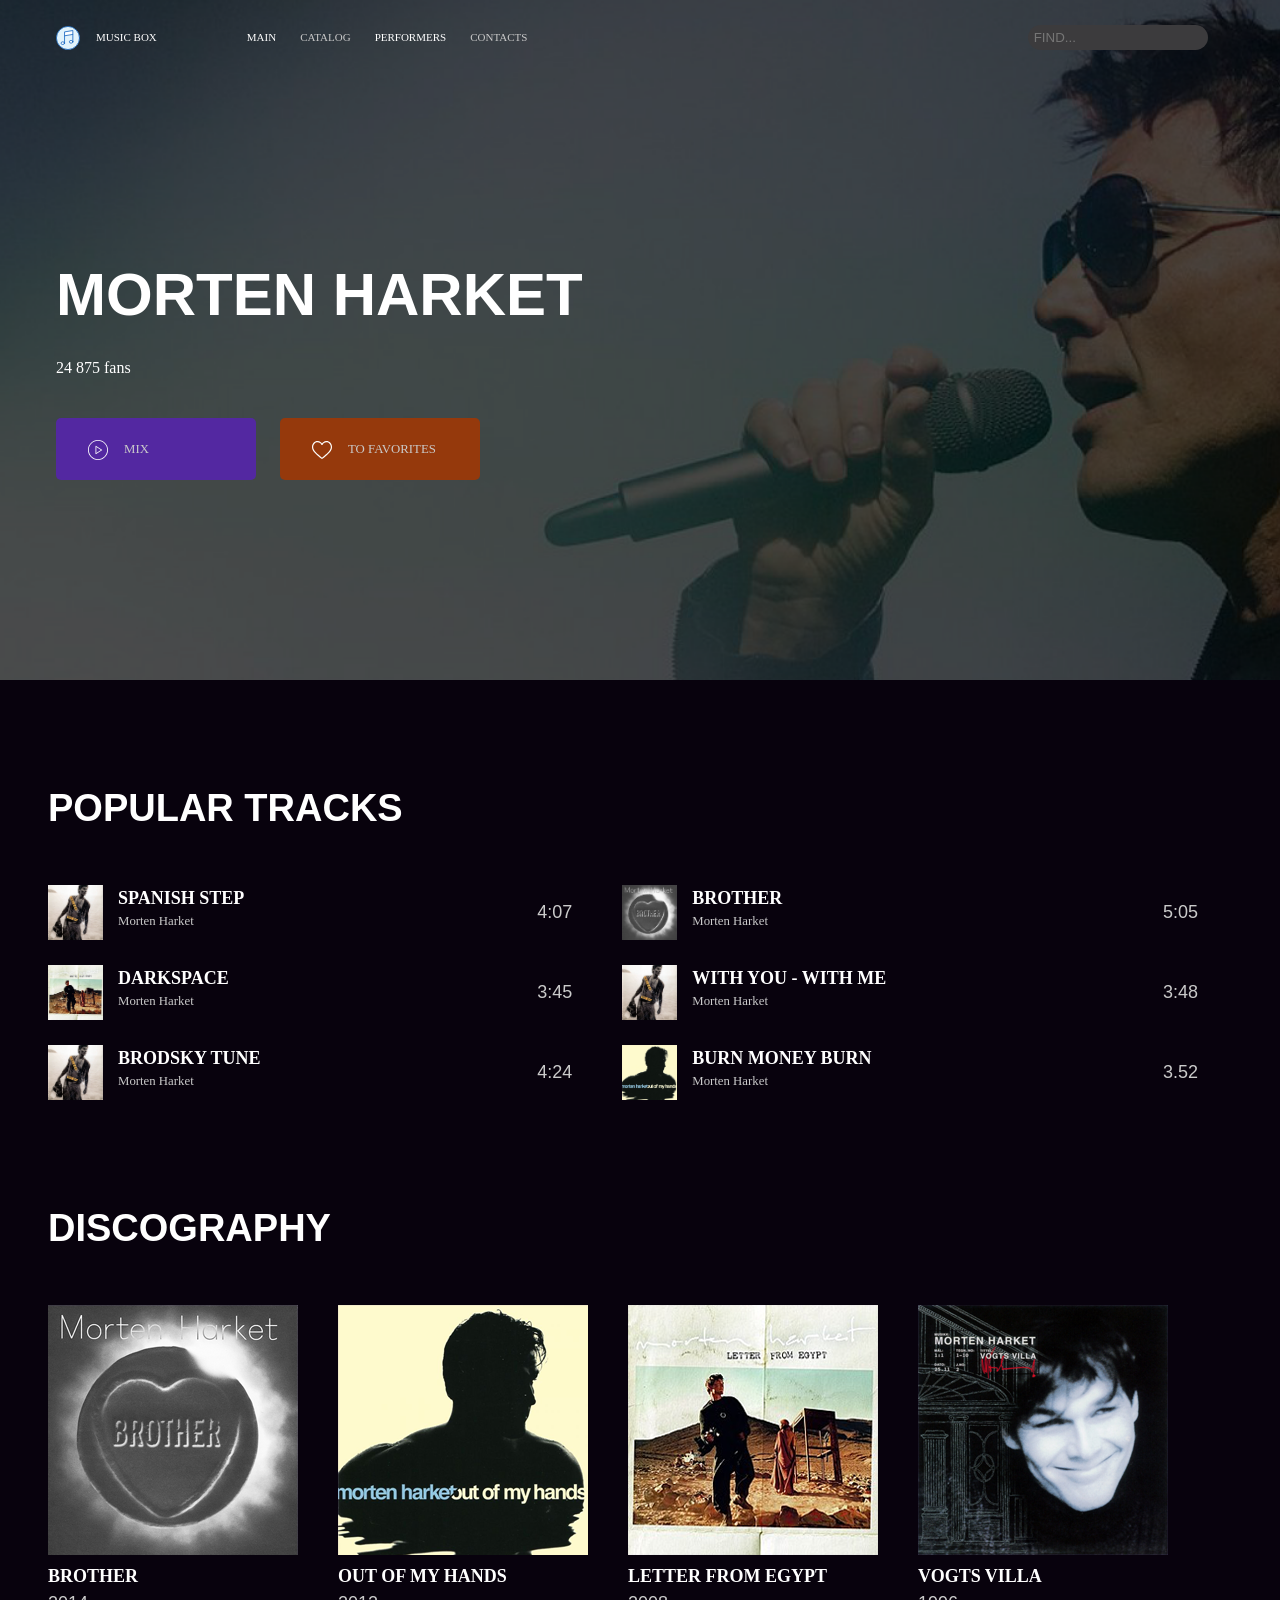
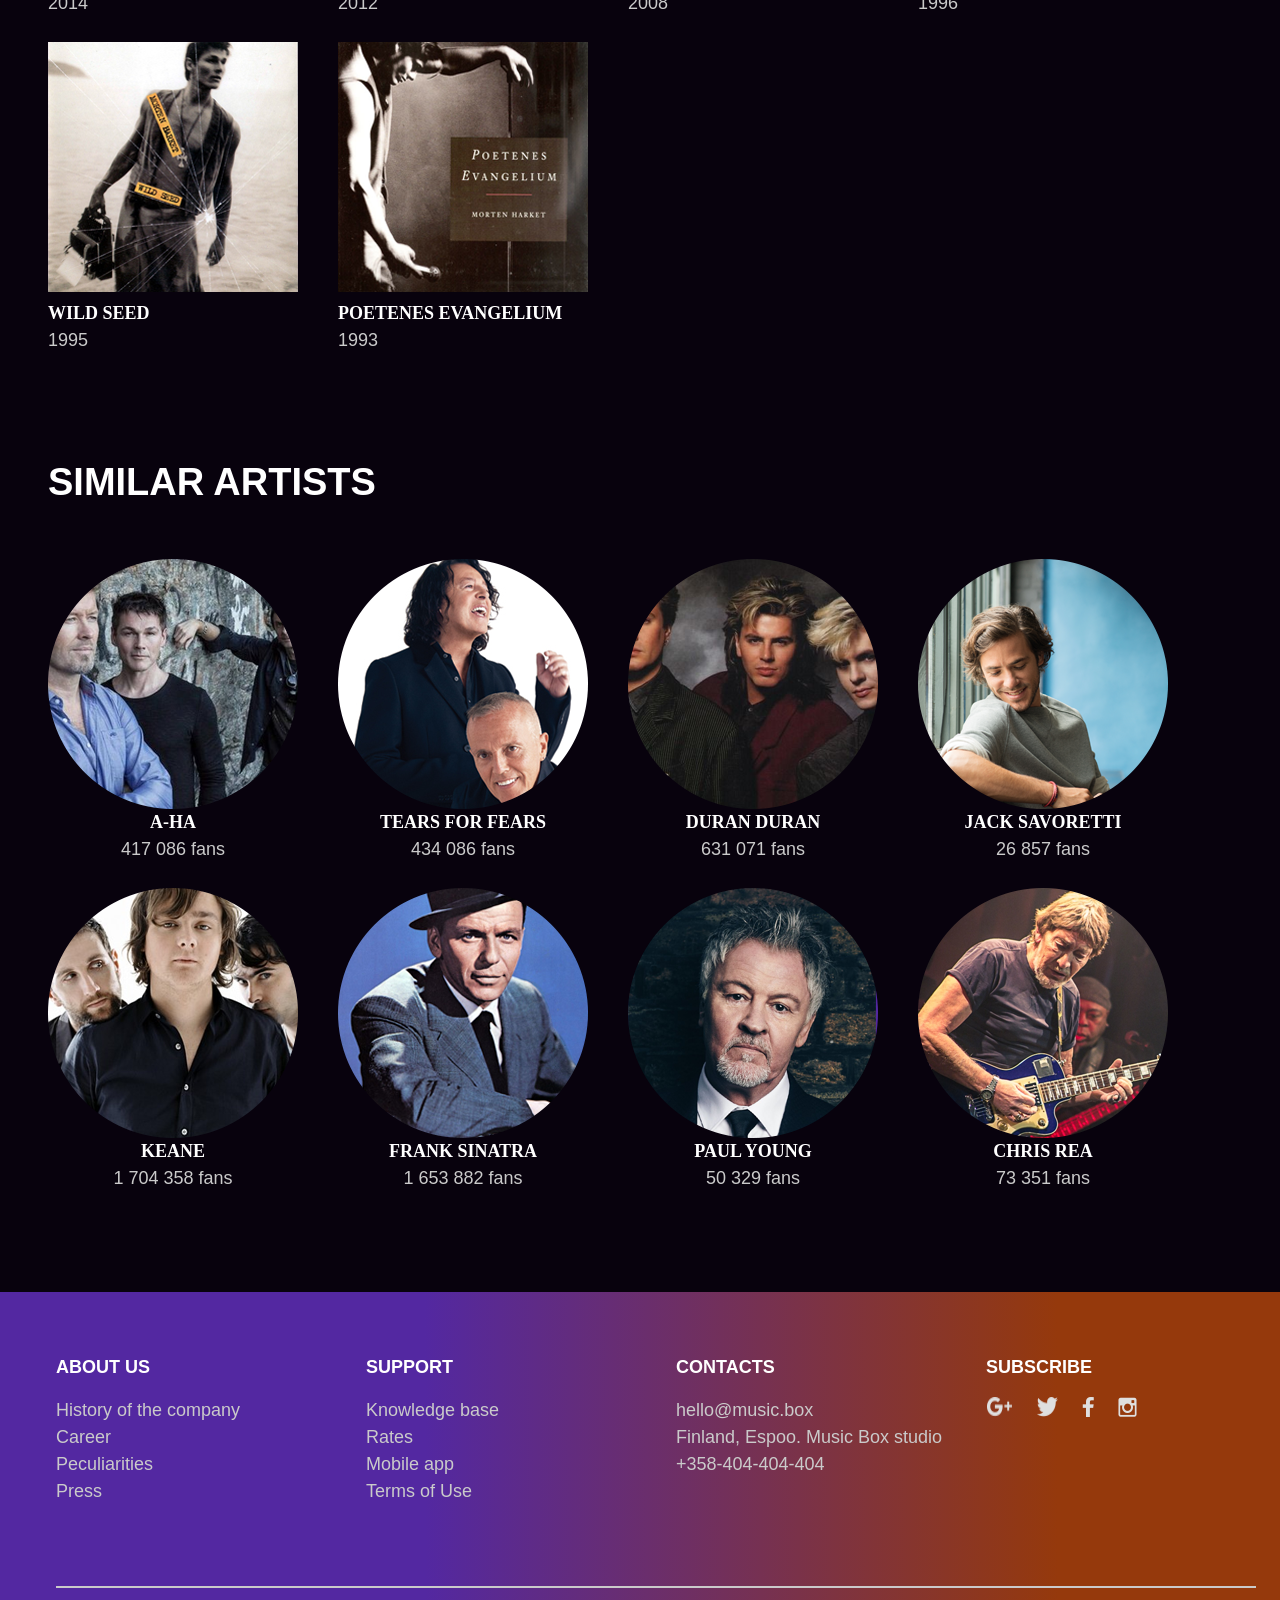
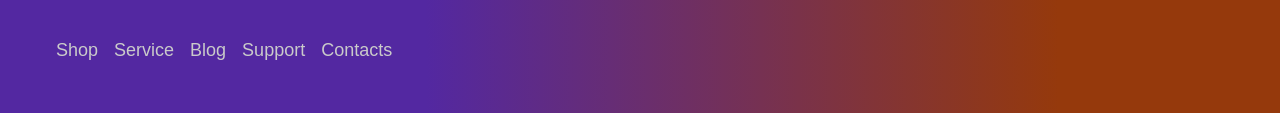
<file: index.html>
<!DOCTYPE html>
<html lang="en">
<head>
    <meta charset="UTF-8">
    <link rel="stylesheet" href="./css/app.css">
    <title>Aresla/Music box: artist</title>
</head>
<body>
      <div id="page-description" class="main-container artist-background">
          <div class="content-wrapper align-left">
              <header>
                  <div class="header-left">
                      <div class="sign-plus-music-box">
                          <img alt="musical sign" src="images/logo.svg" class="musical-sign">
                          <div class="music-box">MUSIC BOX</div>
                      </div>
                      <div class="header-navigation">
                          <div class="bright-text-color">MAIN</div>
                          <div>CATALOG</div>
                          <div class="bright-text-color">PERFORMERS</div>
                          <div>CONTACTS</div>
                      </div>
                  </div>
                  <input type="text" placeholder=" FIND..." class="search-form" name="search">
              </header>
              <div class="artist-description">
                  <div class="artist-description-content">
                      <h1 class="artist-name">Morten Harket</h1>
                      <p>24 875 fans</p>
                      <div class="artist-buttons">
                          <button type="submit" class="btn purple-background">
                              <a href="#">
                                  <div class="btn-content">
                                      <img alt="play sign" src="images/play-button.svg" class="sign">
                                      <span>MIX</span>
                                  </div>
                              </a>
                          </button>
                          <button type="submit" class="btn red-background">
                              <a href="#">
                                  <div class="btn-content">
                                      <img alt="heart sign" src="images/heart.svg" class="sign">
                                      <span>TO FAVORITES</span>
                                  </div>
                              </a>
                          </button>
                      </div>
                  </div>
              </div>
          </div>
      </div>
      <div id="page-popular-track">
          <div class="content-wrapper align-stretch">
              <h2 class="bright-text-color">Popular tracks</h2>
              <div class="tracks-list">
                  <div class="popular-track">
                      <div class="left-side">
                          <img src="images/Wild Seed.png" alt="Wild Seed photo">
                          <div class="track-info"><h3>Spanish Step</h3><p>Morten Harket</p></div>
                      </div>
                      <div class="track-duration">4:07</div>
                  </div>
                  <div class="popular-track">
                      <div class="left-side">
                          <img src="images/Brother.png" alt="Brother">
                          <div class="track-info"><h3>Brother</h3><p>Morten Harket</p></div>
                      </div>
                      <div class="track-duration">5:05</div>
                  </div>
                  <div class="popular-track">
                      <div class="left-side">
                          <img src="images/Letter from Egypt.png" alt="Letter from Egypt">
                          <div class="track-info"><h3>Darkspace</h3><p>Morten Harket</p></div>
                      </div>
                      <div class="track-duration">3:45</div>
                  </div>
                  <div class="popular-track">
                      <div class="left-side">
                          <img src="images/Wild Seed.png" alt="Wild Seed">
                          <div class="track-info"><h3>With You - With Me</h3><p>Morten Harket</p></div>
                      </div>
                      <div class="track-duration">3:48</div>
                  </div>
                  <div class="popular-track">
                      <div class="left-side">
                          <img src="images/Wild Seed.png" alt="Wild Seed">
                          <div class="track-info"><h3>Brodsky Tune</h3><p>Morten Harket</p></div>
                      </div>
                      <div class="track-duration">4:24</div>
                  </div>
                  <div class="popular-track">
                      <div class="left-side">
                          <img src="images/Out of My Hands.png" alt="Out of My Hands">
                          <div class="track-info"><h3>Burn Money Burn</h3><p>Morten Harket</p></div>
                      </div>
                      <div class="track-duration">3.52</div>
                  </div>
              </div>
          </div>
      </div>
      <div id="page-discography">
          <div class="content-wrapper">
              <h2 class="align-start bright-text-color">Discography</h2>
              <div class="discography-list">
                  <div class="discography-item">
                      <img src="images/Brother.png" alt="Brother">
                      <div class="discography-info">
                          <h3>Brother</h3>
                          <div>2014</div>
                      </div>
                  </div>
                  <div class="discography-item">
                    <img src="./images/Out of My Hands.png" alt="Out Of My Hands">
                    <div class="discography-info">
                        <h3>Out Of My Hands</h3>
                        <div>2012</div>
                    </div>
                </div>
                  <div class="discography-item">
                      <img src="./images/Letter from Egypt.png" alt="Letter From Egypt">
                      <div class="discography-info">
                          <h3>Letter From Egypt</h3>
                          <div>2008</div>
                      </div>
                  </div>
                  <div class="discography-item">
                      <img src="images/Vogts Villa.png" alt="Vogts Villa">
                      <div class="discography-info">
                          <h3>Vogts Villa</h3>
                          <div>1996</div>
                      </div>
                  </div>
                  <div class="discography-item">
                      <img src="images/Wild Seed.png" alt="Wild Seed">
                      <div class="discography-info">
                          <h3>Wild Seed</h3>
                          <div>1995</div>
                      </div>
                  </div>
                  <div class="discography-item">
                      <img src="images/Poetenes Evangelium.png" alt="Poetenes Evangelium">
                      <div class="discography-info">
                          <h3>Poetenes Evangelium</h3>
                          <div>1993</div>
                      </div>
                  </div>
              </div>
          </div>
      </div>
      <div id="page-similar">
          <div class="content-wrapper">
              <h2 class="align-start bright-text-color">Similar artists</h2>
              <div class="similar-list">
                  <div class="similar-item">
                      <img src="./images/A-ha.png" alt="A-Ha treck">
                      <div class="similar-info">
                          <h3>A-Ha</h3>
                          <div>417 086 fans</div>
                      </div>
                  </div>
                  <div class="similar-item">
                      <img src="./images/Tears for Fears.png" alt="Tears For Fears track">
                      <div class="similar-info">
                          <h3>Tears For Fears</h3>
                          <div>434 086 fans</div>
                      </div>
                  </div>
                  <div class="similar-item">
                      <img src="images/Duran Duran.png" alt="Duran Duran pic">
                      <div class="similar-info">
                          <h3>Duran Duran</h3>
                          <div>631 071 fans</div>
                      </div>
                  </div>
                  <div class="similar-item">
                      <img src="images/Jack Savoretti.png" alt="Jack Savoretti">
                      <div class="similar-info">
                          <h3>Jack Savoretti</h3>
                          <div>26 857 fans</div>
                      </div>
                  </div>
                  <div class="similar-item">
                      <img src="images/Keane.png" alt="Keane">
                      <div class="similar-info">
                          <h3>Keane</h3>
                          <div>1 704 358 fans</div>
                      </div>
                  </div>
                  <div class="similar-item">
                      <img src="images/Frank Sinatra.png" alt="Frank Sinatra">
                      <div class="similar-info">
                          <h3>Frank Sinatra</h3>
                          <div>1 653 882 fans</div>
                      </div>
                  </div>
                  <div class="similar-item">
                      <img src="images/Paul Young.png" alt="Paul Young">
                      <div class="similar-info">
                          <h3>Paul Young</h3>
                          <div>50 329 fans</div>
                      </div>
                  </div>
                  <div class="similar-item">
                      <img src="images/Chris Rea.png" alt="Chris Rea">
                      <div class="similar-info">
                          <h3>Chris Rea</h3>
                          <div>73 351 fans</div>
                      </div>
                  </div>
              </div>
          </div>
      </div>
      <footer class="bg-gradient">
          <div class="content-wrapper">
              <div class="footer-top-part">
                  <div>
                      <h2 class="footer-topic">About us</h2>
                      <div><a href="#">History of the company</a></div>
                      <div><a href="#">Career</a></div>
                      <div><a href="#">Peculiarities</a></div>
                      <div><a href="#">Press</a></div>
                  </div>
                  <div>
                      <h2 class="footer-topic">Support</h2>
                      <a href="#">Knowledge base</a><br>
                      <a href="#">Rates</a><br>
                      <a href="#">Mobile app</a><br>
                      <a href="#">Terms of Use</a>
                  </div>
                  <div>
                      <h2 class="footer-topic">Contacts</h2>
                      <div>hello@music.box</div>
                      <div>Finland, Espoo. Music Box studio</div>
                      <div>+358-404-404-404</div>
                  </div>
                  <div>
                      <h2 class="footer-topic">Subscribe</h2>
                      <div class="media">
                          <img src="images/Google+.png" alt="знак Гугл+">
                          <img src="images/Twitter.png" alt="знак Твиттер">
                          <img src="images/Facebook.png" alt="знак Фейсбук">
                          <img src="images/Instagram.png" alt="знак Инстаграма">
                      </div>
                  </div>
              </div>
              <hr class="line">
              <div class="footer-down-part">
                <span>Shop</span>
                <span>Service</span>
                <span>Blog</span>
                <span>Support</span>
                <span>Contacts</span>
              </div>
          </div>
      </footer>
</body>
</html>
</file>
<file: css/app.css>
header {
  position: absolute;
  top: 25px;
  display: flex;
  flex-direction: row;
  align-items: center;
  justify-content: space-between;
  width: 100%;
  max-width: 1200px;
}

.sign-plus-music-box {
  display: flex;
  flex-direction: row;
  align-items: center;
}

.musical-sign {
  margin-left: 0;
  width: 24px;
  height: 24px;
}

.music-box {
  font: 11px/16.5px Roboto, serif;
  margin-left: 16px;
}

.header-navigation {
  display: flex;
  flex-direction: row;
  align-items: center;
  gap: 24px;
  margin-left: 90px;
  color: #CACACA;
  font: 11px/16.5px Roboto, serif;
}

.bright-color {
  color: #FFFFFF;
}

.search-form {
  width: 180px;
  height: 25px;
  padding: 0;
  margin-right: 3rem;
  border-radius: 50px;
  color: whitesmoke;
  background-color: #3C3B3D;
  box-sizing: border-box;
  border-color: transparent;
}

.header-left {
  display: flex;
  flex-direction: row;
  align-items: center;
}

@media (max-width: 770px) {
  header {
    position: absolute;
    display: flex;
    flex-direction: column;
    align-items: flex-start;
    top: 25px;
    left: 20px;
    right: 20px;
    width: calc(100% - 40px);
  }

  .header-left {
    display: flex;
    flex-direction: column;
    justify-items: flex-start;
    align-items: initial;
  }

  .flex-container {
    display: flex;
    flex-direction: column;
    justify-items: flex-start;
  }

  .header-navigation {
    display: flex;
    flex-direction: column;
    align-items: flex-start;
    margin: 17px 0 18px 0;
    gap: 3px;
  }

  .search-form {
    width: 100%;
    height: 25px;
    padding-right: 0;
    border-radius: 50px;
    background-color: #3C3B3D;
    box-sizing: border-box;
  }
}
body {
  font: 18px/1.5 Roboto, sans-serif;
  background-color: #08020d;
  color: #cacaca;
  margin: 0;
}

h1 {
  font-size: 60px;
  line-height: 90px;
  font-weight: bold;
  text-transform: uppercase;
  margin-block: 0;
}

h2 {
  font-size: 38px;
  line-height: 57px;
  font-weight: bold;
  text-transform: uppercase;
  margin: 0;
}

.btn {
  padding: 20px 30px;
  border-radius: 5px;
  text-transform: uppercase;
  border-color: transparent;
}

.bright-text-color {
  color: #FFFFFF;
}

@media (max-width: 770px) {
  h1 {
    font-size: 30px;
    line-height: 45px;
    font-weight: bold;
    text-transform: uppercase;
  }

  h2 {
    font-size: 18px;
    line-height: 27px;
    font-weight: bold;
    text-transform: uppercase;
  }
}
.main-container {
  max-width: 1440px;
  position: relative;
  justify-items: center;
}

.content-wrapper {
  display: flex;
  flex-direction: column;
  align-items: center;
  align-content: center;
  justify-content: center;
  justify-items: center;
  width: 100%;
  max-width: 1200px;
}

.align-left {
  align-items: flex-start;
}

.align-stretch {
  align-items: stretch;
}

@media (max-width: 770px) {
  .main-container {
    max-width: 100%;
    position: relative;
  }

  .content-wrapper {
    display: flex;
    justify-content: center;
    max-width: 100%;
    padding-right: 20px;
    padding-left: 20px;
    width: calc(100% - 40px);
  }
}
.page-description-background {
  width: 100%;
  background-image: url("../images/banner.png");
  background-position: center;
  background-size: cover;
}

.artist-background {
  width: 100%;
  background-image: url("../images/Morten Harket.png");
  background-position: center;
  background-size: cover;
}

#page-description {
  display: flex;
  flex-direction: column;
  align-items: center;
  padding: 200px 0 200px 1rem;
  color: #FFFFFF;
}

.instruction {
  display: flex;
  flex-direction: row;
  align-items: center;
  justify-content: center;
  font: 16px/1.5 Roboto, serif;
  margin-top: 31px;
}

.subscribe-section {
  text-align: center;
  width: 100%;
}

h2 {
  margin-top: 0;
}

.page-description-forms {
  display: inline-flex;
  flex-direction: column;
  margin-top: 17px;
}

.form {
  display: flex;
  flex-direction: column;
  margin-bottom: 24px;
}

.form-inputs {
  display: inline-flex;
  justify-content: center;
  gap: 24px;
  margin-bottom: 1.5rem;
  color: #FFFFFF;
}

form input {
  min-width: 270px;
  min-height: 50px;
  padding-left: 20px;
  border: 2px solid #CACACA;
  border-radius: 3px;
  box-sizing: border-box;
  background-color: transparent;
}

form input::placeholder {
  color: #FFFFFF;
}

.bg-color {
  background-color: #34C176;
}

.artist-description {
  display: flex;
  flex-direction: column;
  justify-items: center;
  align-items: flex-start;
  margin-top: 50px;
}

.content-wrapper-artist {
  display: flex;
  flex-direction: column;
  align-items: center;
  justify-content: flex-start;
  width: 100%;
  max-width: 1200px;
}

.artist-name {
  margin-bottom: 16px;
}

.artist-description-content p {
  margin: 16px 0 38px;
  font: 16px/1.5 Roboto, serif;
}

.artist-buttons {
  display: flex;
  flex-direction: row;
  gap: 1.5rem;
  border-color: transparent;
}

.artist-buttons button {
  height: 62px;
  width: 200px;
}

.btn-content {
  display: flex;
  flex-direction: row;
  gap: 16px;
  justify-items: flex-start;
  align-items: center;
  font: 12.8px/1.5 Roboto, serif;
}

.sign {
  height: 20px;
  filter: invert(100%);
}

.red-background {
  background-color: #95390C;
}

.purple-background {
  background-color: #5328A1;
}

@media (max-width: 770px) {
  .instruction {
    display: flex;
    flex-direction: column;
    justify-items: center;
    margin-top: 31px;
  }

  .page-description-forms {
    display: inline-flex;
    flex-direction: column;
    width: 100%;
    margin-top: 17px;
  }

  .form-inputs {
    display: flex;
    flex-direction: column;
    width: 100%;
    gap: 24px;
    margin-bottom: 1.5rem;
    color: #FFFFFF;
  }

  form input {
    flex: 1;
    height: 50px;
    width: 100%;
    padding-left: 20px;
    border: 2px solid #CACACA;
    border-radius: 3px;
    box-sizing: border-box;
    background-color: transparent;
  }

  .artist-buttons {
    display: flex;
    flex-direction: column;
    align-items: flex-start;
  }
}
.page-pricing-background {
  width: 100%;
  background: #08020D;
}

#page-pricing {
  display: flex;
  justify-content: center;
  padding-top: 100px;
  color: #FFFFFF;
}

.page-pricing-content {
  display: flex;
  flex-direction: column;
  align-items: center;
  width: 100%;
  max-width: 1200px;
}

.pricing-cards {
  display: flex;
  flex-direction: row;
  align-items: center;
  justify-items: center;
  justify-content: space-between;
  width: 100%;
  gap: 47px;
  margin-top: 45px;
  margin-bottom: 50px;
}

.page-pricing-btn {
  padding: 20px 30px;
  border-radius: 5px;
  width: 100%;
  background-color: transparent;
  border: 1px solid #CACACA;
}

a {
  text-decoration: none;
  color: #FFFFFF;
}

.pricing-item {
  flex: 1;
  display: flex;
  flex-direction: column;
  align-items: center;
  padding-left: 1.5rem;
  padding-right: 1.5rem;
  padding-bottom: 64px;
  border-radius: 1rem;
  font-size: 12.8px;
  line-height: 19.2px;
  font-weight: normal;
}

.pricing-item h3 {
  font-size: 24px;
  line-height: 36px;
  text-transform: uppercase;
}

.pricing-value {
  display: flex;
  font-size: 64px;
  line-height: 64px;
  margin-top: 200px;
  margin-bottom: 64px;
}

.currency {
  font: normal 32px/1.5 Roboto, sans-serif;
}

.pricing-footer {
  margin-top: 64px;
  display: flex;
  text-align: center;
}

.bg-1 {
  background-image: url("../images/subscribe_1.png");
  background-position: center;
  background-size: cover;
}

.bg-2 {
  background-image: url("../images/subscribe_2.png");
  background-position: center;
  background-size: cover;
}

.bg-3 {
  background-image: url("../images/subscribe_3.png");
  background-position: center;
  background-size: cover;
}

.page-pricing-footer {
  width: 100%;
  display: flex;
  text-align: center;
  font: normal 16px/1.5 Roboto, sans-serif;
}

@media (max-width: 770px) {
  .pricing-cards {
    display: flex;
    flex-direction: column;
    justify-items: center;
    width: calc(100% - 40px);
  }

  .page-pricing-footer {
    width: calc(100% - 40px);
  }
}
#page-news {
  display: flex;
  justify-content: center;
  padding-top: 100px;
}

.margin-btm-48 {
  margin-bottom: 48px;
}

h3 {
  font: normal 30px/1.5 Roboto, sans-serif;
  margin: 0;
}

.news-item {
  display: flex;
  flex-direction: row;
  align-items: center;
}

.news {
  display: flex;
  flex-direction: column;
  align-items: flex-start;
  margin-left: 50px;
}

.news-body {
  display: flex;
  flex-direction: column;
  align-items: flex-start;
}

.news-body p {
  margin-top: 30px;
  margin-bottom: 24px;
}

.news-footer {
  display: flex;
  flex-direction: column;
  align-items: flex-start;
}

.news-author {
  display: flex;
  flex-direction: row;
  align-items: center;
  gap: 16px;
  margin-bottom: 48px;
  font: normal 12px/1.6 Roboto, sans-serif;
}

.news-author span {
  color: #F89202;
  text-transform: capitalize;
}

.page-news-btn {
  width: 135px;
  height: 53px;
  background-color: transparent;
  border: 1px solid #CACACA;
}

.page-news-btn a {
  font: normal 12px/1.6 Roboto, sans-serif;
}

.second-news {
  margin-top: 65px;
}

.second-news-content {
  margin-left: 0;
}

@media (max-width: 770px) {
  .news {
    margin-left: 0;
  }

  .news-item {
    display: flex;
    flex-direction: column;
    justify-items: center;
    width: 100%;
  }

  .news-item img {
    max-width: 100%;
  }

  h3 {
    font: normal 16px/1.5 Roboto, sans-serif;
  }

  .news-body p {
    font: normal 16px/1.5 Roboto, sans-serif;
  }

  .news-item {
    gap: 50px;
  }

  .news-author {
    align-items: flex-start;
  }

  .second-news {
    display: flex;
    flex-direction: column-reverse;
  }
}
#page-app {
  display: flex;
  justify-content: center;
  padding-top: 100px;
  margin-bottom: 100px;
}

.page-app-content {
  display: flex;
  flex-direction: row;
  align-items: start;
  justify-items: center;
  width: 100%;
  gap: 144px;
  margin-top: 48px;
  margin-bottom: 16px;
}

.page-app-contents {
  max-width: 600px;
  padding-top: 16px;
}

.page-app-content-text {
  font: 16px/1.5 Roboto, sans-serif;
}

.page-app-btn {
  width: 131px;
  height: 53px;
  margin-top: 16px;
  border-radius: 32px;
  padding: 16px 40px;
  background: #95390C;
  border-color: transparent;
}

.page-app-btn a {
  font: 12.8px/19.2px Roboto, sans-serif;
  color: #FFFFFF;
}

@media (max-width: 770px) {
  .page-app-content {
    flex-direction: column-reverse;
    align-items: center;
    gap: 16px;
  }
}
footer {
  display: flex;
  justify-content: center;
  width: 100%;
}

.bg-gradient {
  background: linear-gradient(89.75deg, #5328a1 32.83%, #95390c 81.56%);
  padding-left: 1rem;
}

.footer-top-part {
  display: grid;
  grid-template-columns: repeat(4, 1fr);
  gap: 40px;
  padding-top: 62px;
  padding-bottom: 72px;
  width: 100%;
}

.line {
  border: 1px solid #CACACA;
  box-sizing: border-box;
  border-radius: 0;
  width: 100%;
}

.footer-down-part {
  display: flex;
  flex-direction: row;
  gap: 16px;
  justify-items: flex-start;
  padding-top: 40px;
  padding-bottom: 49px;
  width: 100%;
}

.footer-topic {
  font-size: 18px;
  line-height: 27px;
  font-weight: bold;
  text-transform: uppercase;
  margin-bottom: 16px;
  color: #FFFFFF;
}

a {
  color: #CACACA;
}

.media {
  display: flex;
  flex-direction: row;
  justify-items: center;
  gap: 24px;
}

@media (max-width: 770px) {
  .footer-top-part {
    display: grid;
    grid-template-columns: auto;
    grid-template-rows: 1fr 1fr auto auto;
    justify-items: start;
    width: 100%;
    padding-bottom: 75px;
  }

  .footer-down-part {
    display: flex;
    flex-direction: column;
    align-items: flex-start;
    width: 100%;
    padding-bottom: 48px;
  }
}
#page-popular-track {
  display: flex;
  justify-content: center;
  padding: 100px 0 0 1rem;
}

h3 {
  font: bold 12.8px/19.2px Roboto, serif;
  margin: 0;
  text-transform: uppercase;
  color: #FFFFFF;
}

.tracks-list {
  display: grid;
  grid-template-columns: auto auto;
  grid-template-rows: auto auto auto;
  row-gap: 25px;
  margin-top: 48px;
}

.popular-track {
  display: flex;
  flex-direction: row;
  justify-content: space-between;
  align-items: center;
  width: 100%;
}

.left-side {
  display: flex;
  flex-direction: row;
  gap: 15px;
}

.left-side img {
  width: 55px;
  height: 55px;
}

.track-info {
  display: flex;
  flex-direction: column;
  justify-items: flex-start;
}

.track-info p {
  margin-block: 0;
  font: 12.8px/19.2px Roboto, serif;
}

.track-duration {
  margin-right: 50px;
}

@media (max-width: 770px) {
  .tracks-list {
    display: grid;
    grid-template-columns: auto;
    grid-template-rows: auto;
    row-gap: 25px;
    margin-top: 48px;
  }

  .track-duration {
    margin-right: 0;
  }
}
#page-discography {
  padding: 100px 0 0 1rem;
  display: flex;
  justify-content: center;
}

.discography-list {
  display: flex;
  flex-direction: row;
  flex-wrap: wrap;
  margin-top: 48px;
  gap: 40px;
  row-gap: 25px;
}

.align-start {
  align-self: flex-start;
}

.discography-item img {
  height: 250px;
  width: 250px;
}

h3 {
  font: bold 18px/1.5 Roboto, serif;
  text-transform: uppercase;
}

@media (max-width: 770px) {
  .discography-item img {
    height: 137px;
    width: 137px;
  }

  .discography-item {
    display: flex;
    flex-direction: column;
    flex-wrap: wrap;
    width: 137px;
  }
}
#page-similar {
  display: flex;
  justify-content: center;
  padding: 100px 0 0 1rem;
  margin-bottom: 100px;
}

.similar-list {
  display: flex;
  flex-direction: row;
  gap: 40px;
  row-gap: 25px;
  margin-top: 48px;
  flex-wrap: wrap;
}

.similar-item {
  display: flex;
  flex-direction: column;
  align-items: center;
}

.similar-item img {
  height: 250px;
  width: 250px;
}

.similar-info {
  display: flex;
  flex-direction: column;
  align-items: center;
}

@media (max-width: 770px) {
  .similar-item img {
    height: 137px;
    width: 137px;
  }
}

/*# sourceMappingURL=app.css.map */
</file>
